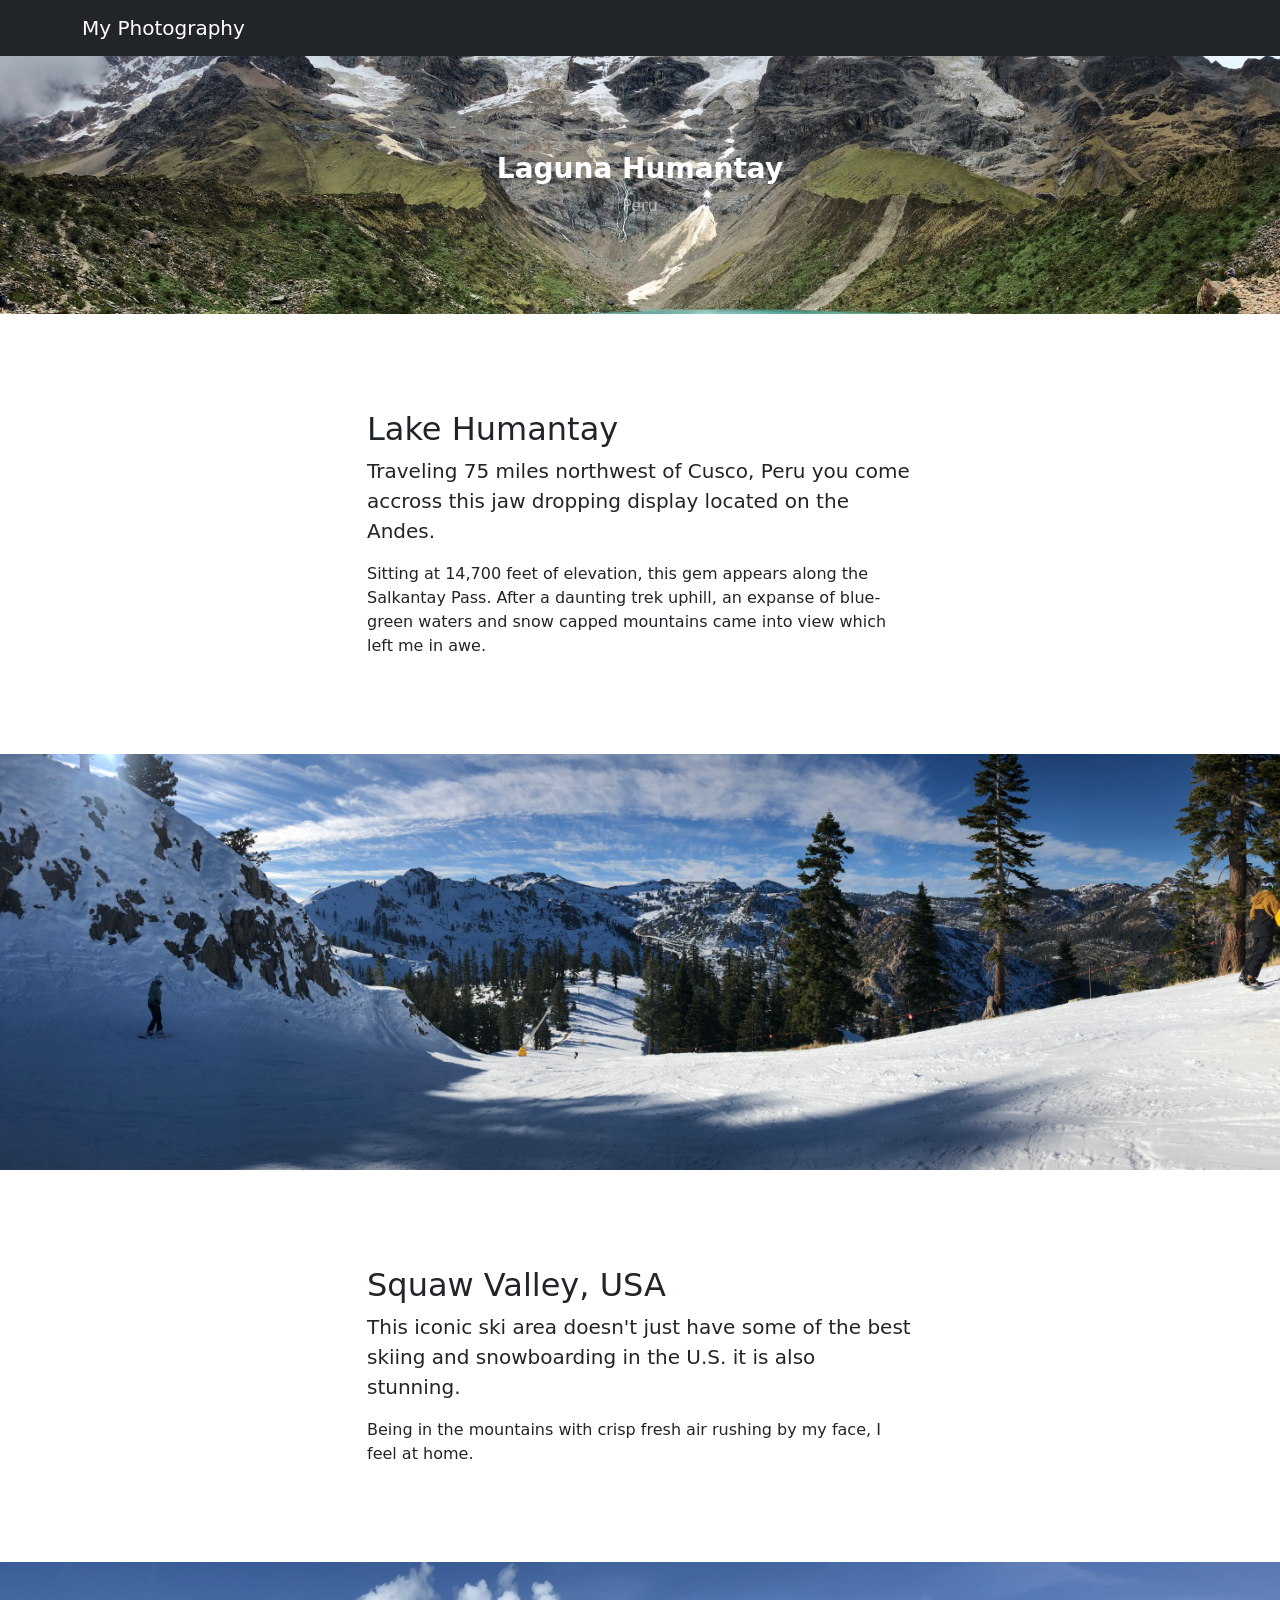
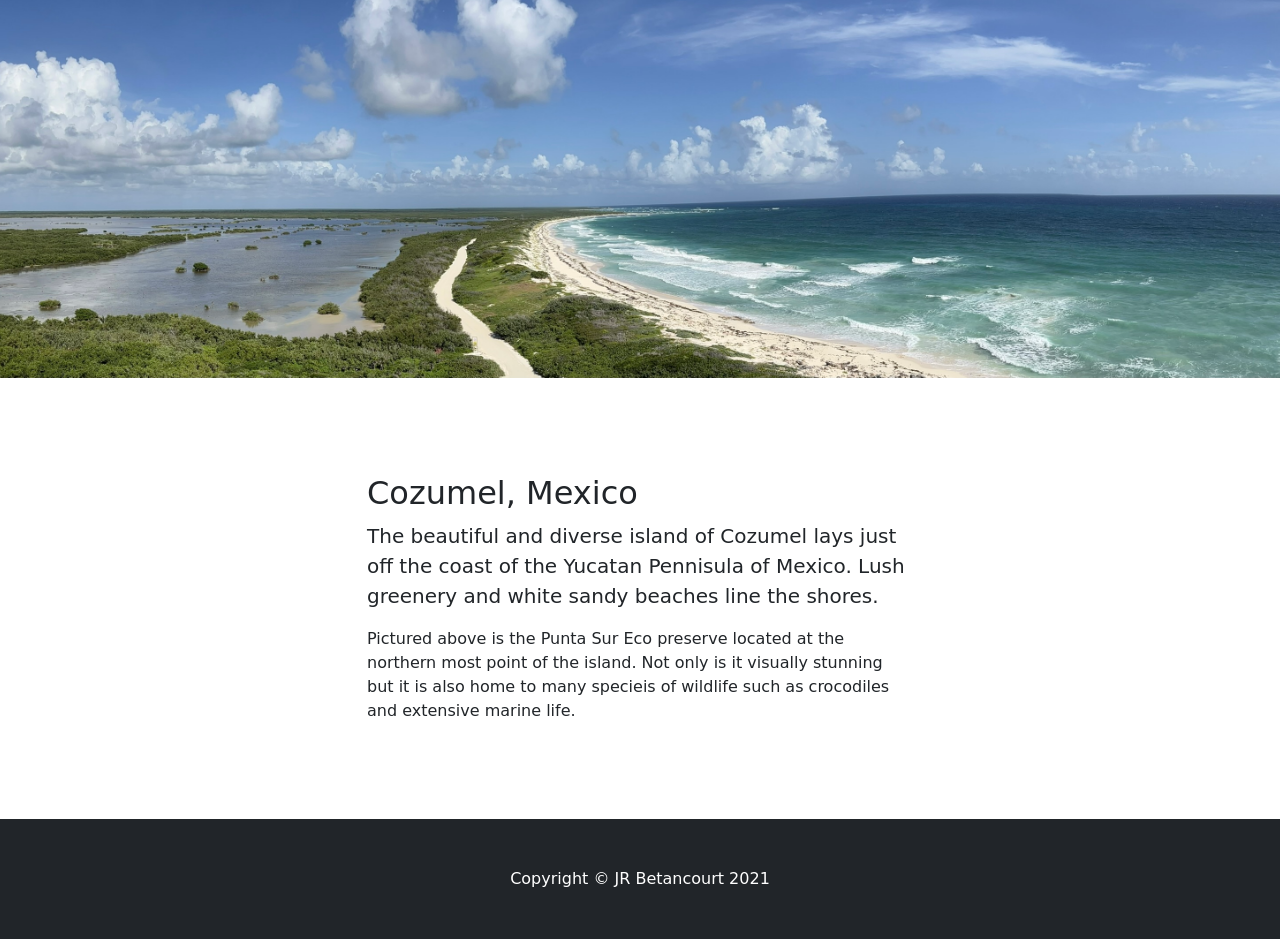
<file: jrbj/adventure.html>
<!DOCTYPE html>
<html lang="en">
    <head>
        <meta charset="utf-8" />
        <meta name="viewport" content="width=device-width, initial-scale=1, shrink-to-fit=no" />
        <meta name="description" content="" />
        <meta name="author" content="" />
        <title>Photography</title>
        <!-- Favicon-->
        <link rel="shortcut icon" href="JB2.png" type="image/png">
        <!-- Core theme CSS (includes Bootstrap)-->
        <link href="css/styles.css" rel="stylesheet" />
    </head>
    <body>
        <!-- Responsive navbar-->
        <nav class="navbar navbar-expand-lg navbar-dark bg-dark">
            <div class="container">
                <a class="navbar-brand" href="#!">My Photography</a>
                <button class="navbar-toggler" type="button" data-bs-toggle="collapse" data-bs-target="#navbarSupportedContent" aria-controls="navbarSupportedContent" aria-expanded="false" aria-label="Toggle navigation"><span class="navbar-toggler-icon"></span></button>
                <div class="collapse navbar-collapse" id="navbarSupportedContent">
                    <ul class="navbar-nav ms-auto mb-2 mb-lg-0">
                        <li class="nav-item"><a class="nav-link active" aria-current="page"index.html"></a></li>
                        <li class="nav-item"><a class="nav-link"jrbj/Betancourt Joe - Resume.pdf"></a></li>

                    </ul>
                </div>
            </div>
        </nav>
        <!-- Header - set the background image for the header in the line below-->
        <header class="py-5 bg-image-full" style="background-image: url('53.jpg')">
            <div class="text-center my-5">

                <h1 class="text-white fs-3 fw-bolder">Laguna Humantay</h1>
                <p class="text-white-50 mb-0">Peru</p>
            </div>
        </header>
        <!-- Content section-->
        <section class="py-5">
            <div class="container my-5">
                <div class="row justify-content-center">
                    <div class="col-lg-6">
                        <h2>Lake Humantay</h2>
                        <p class="lead">Traveling 75 miles northwest of Cusco, Peru you come accross this jaw dropping display located on the Andes.</p>
                        <p class="mb-0">Sitting at 14,700 feet of elevation, this gem appears along the Salkantay Pass. After a daunting trek uphill, an expanse of blue-green waters and snow capped mountains came into view which left me in awe.</p>
                    </div>
                </div>
            </div>
        </section>
        <!-- Image element - set the background image for the header in the line below-->
        <div class="py-5 bg-image-full" style="background-image: url('sq.jpg')">
            <!-- Put anything you want here! The spacer below with inline CSS is just for demo purposes!-->
            <div style="height: 20rem"></div>
        </div>
        <!-- Content section-->
        <section class="py-5">
            <div class="container my-5">
                <div class="row justify-content-center">
                    <div class="col-lg-6">
                        <h2>Squaw Valley, USA</h2>
                        <p class="lead">This iconic ski area doesn't just have some of the best skiing and snowboarding in the U.S. it is also stunning.</p>
                        <p class="mb-0">Being in the mountains with crisp fresh air rushing by my face, I feel at home.</p>
                    </div>
                </div>
            </div>
        </section>
                <!-- Image element - set the background image for the header in the line below-->
        <div class="py-5 bg-image-full" style="background-image: url('cozumel.jpg')">
            <!-- Put anything you want here! The spacer below with inline CSS is just for demo purposes!-->
            <div style="height: 20rem"></div>
        </div>
        <!-- Content section-->
        <section class="py-5">
            <div class="container my-5">
                <div class="row justify-content-center">
                    <div class="col-lg-6">
                        <h2>Cozumel, Mexico</h2>
                        <p class="lead">The beautiful and diverse island of Cozumel lays just off the coast of the Yucatan Pennisula of Mexico. Lush greenery and white sandy beaches line the shores. </p>
                        <p class="mb-0">Pictured above is the Punta Sur Eco preserve located at the northern most point of the island. Not only is it visually stunning but it is also home to many specieis of wildlife such as crocodiles and extensive marine life. </p>
                    </div>
                </div>
            </div>
        </section>
        <!-- Footer-->
        <footer class="py-5 bg-dark">
            <div class="container"><p class="m-0 text-center text-white">Copyright &copy; JR Betancourt 2021</p></div>
        </footer>
        <!-- Bootstrap core JS-->
        <script src="https://cdn.jsdelivr.net/npm/bootstrap@5.1.3/dist/js/bootstrap.bundle.min.js"></script>
        <!-- Core theme JS-->
        <script src="js/scripts.js"></script>
    </body>
</html>
</file>
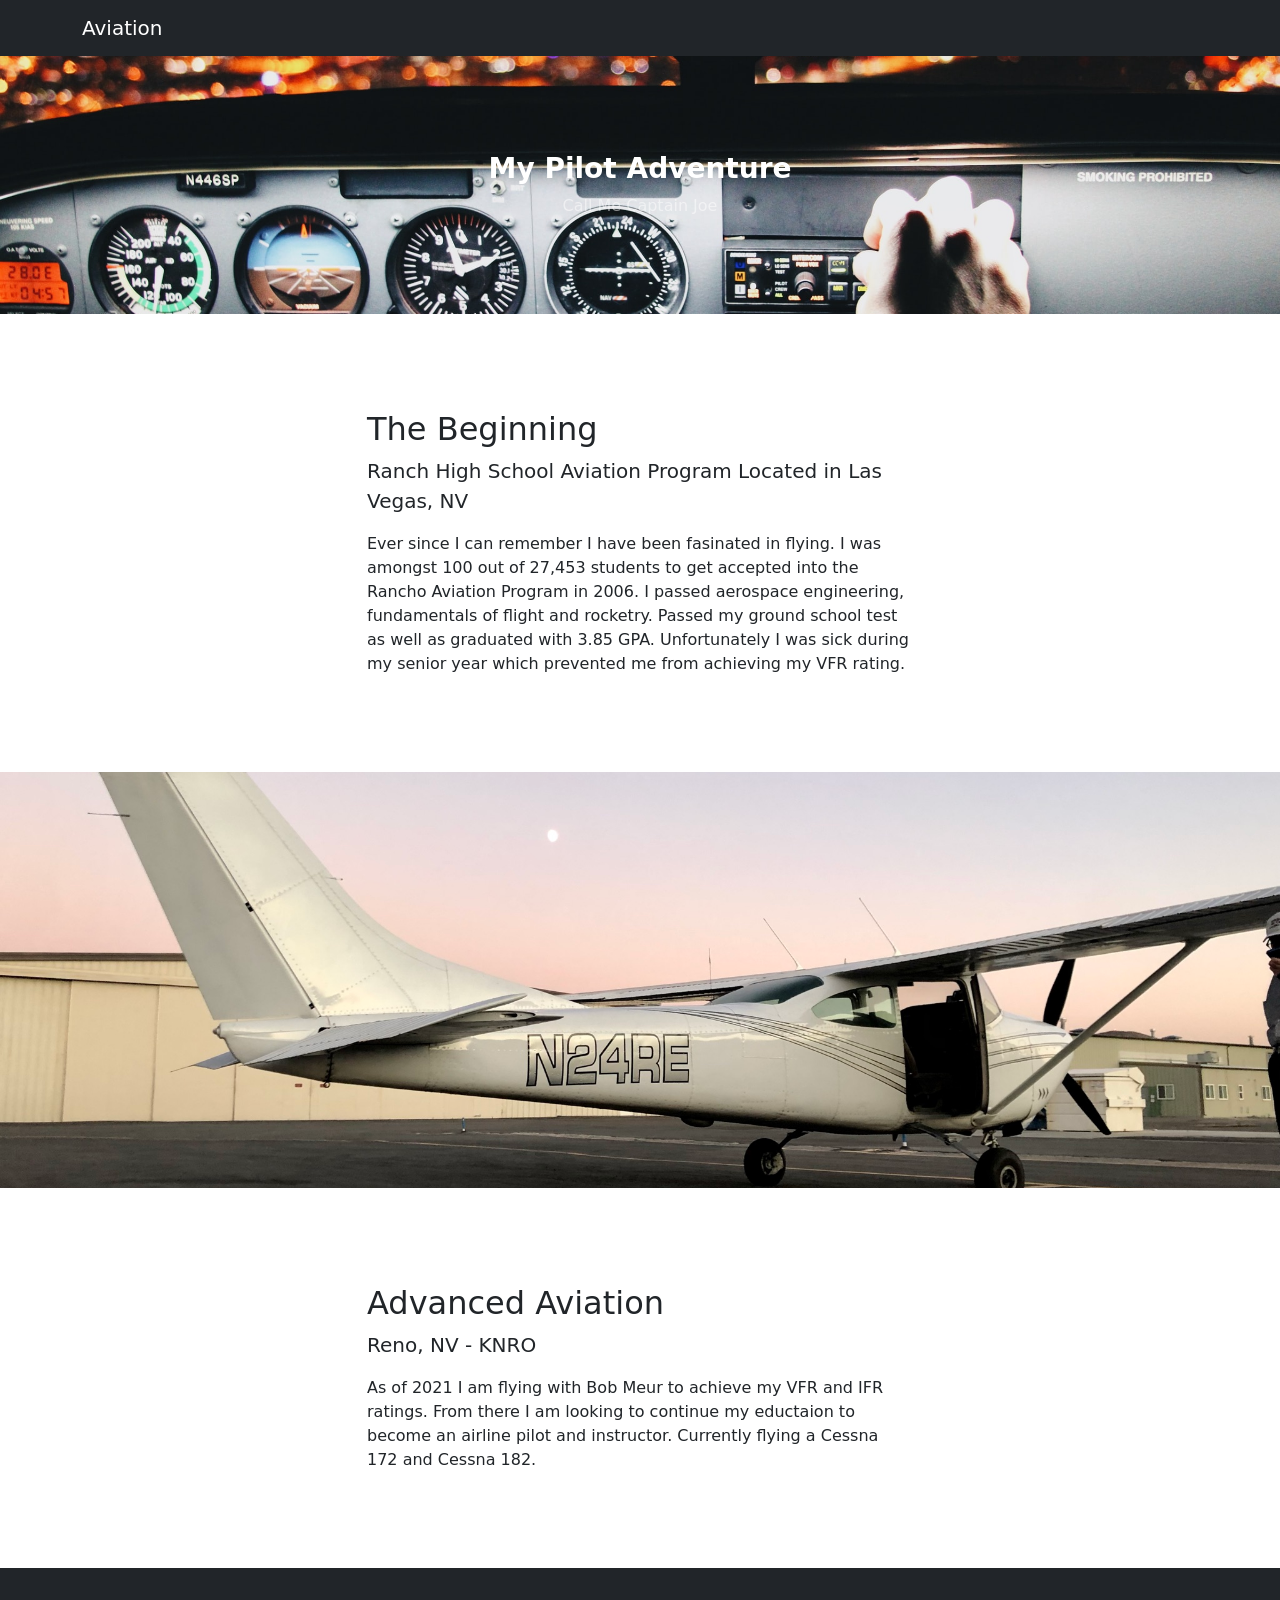
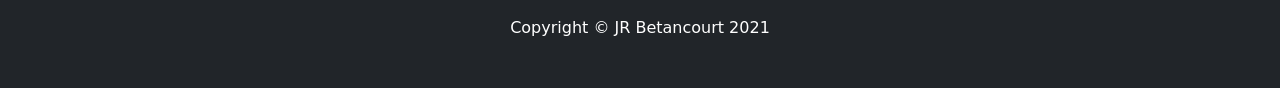
<file: jrbj/Aviation.html>
<!DOCTYPE html>
<html lang="en">
    <head>
        <meta charset="utf-8" />
        <meta name="viewport" content="width=device-width, initial-scale=1, shrink-to-fit=no" />
        <meta name="description" content="" />
        <meta name="author" content="" />
        <title>Aviation</title>
        <!-- Favicon-->
       <link rel="shortcut icon" href="JB2.png" type="image/png">
        <!-- Core theme CSS (includes Bootstrap)-->
        <link href="css/styles.css" rel="stylesheet" />
    </head>
    <body>
        <!-- Responsive navbar-->
        <nav class="navbar navbar-expand-lg navbar-dark bg-dark">
            <div class="container">
                <a class="navbar-brand" href="#!">Aviation</a>
                <button class="navbar-toggler" type="button" data-bs-toggle="collapse" data-bs-target="#navbarSupportedContent" aria-controls="navbarSupportedContent" aria-expanded="false" aria-label="Toggle navigation"><span class="navbar-toggler-icon"></span></button>
                <div class="collapse navbar-collapse" id="navbarSupportedContent">
                    <ul class="navbar-nav ms-auto mb-2 mb-lg-0">
                  

                    </ul>
                </div>
            </div>
        </nav>
        <!-- Header - set the background image for the header in the line below-->
        <header class="py-5 bg-image-full" style="background-image: url('controls.jpg')">
            <div class="text-center my-5">

                <h1 class="text-white fs-3 fw-bolder">My Pilot Adventure</h1>
                <p class="text-white-50 mb-0">Call Me Captain Joe</p>
            </div>
        </header>
        <!-- Content section-->
        <section class="py-5">
            <div class="container my-5">
                <div class="row justify-content-center">
                    <div class="col-lg-6">
                        <h2>The Beginning</h2>
                        <p class="lead">Ranch High School Aviation Program Located in Las Vegas, NV</p>
                        <p class="mb-0">Ever since I can remember I have been fasinated in flying. I was amongst 100 out of 27,453 students to get accepted into the Rancho Aviation Program in 2006. I passed aerospace engineering, fundamentals of flight and rocketry. Passed my ground school test as well as graduated with 3.85 GPA. Unfortunately I was sick during my senior year which prevented me from achieving my VFR rating.</p>
                    </div>
                </div>
            </div>
        </section>
        <!-- Image element - set the background image for the header in the line below-->
        <div class="py-5 bg-image-full" style="background-image: url('plane.jpg')">
            <!-- Put anything you want here! The spacer below with inline CSS is just for demo purposes!-->
            <div style="height: 20rem"></div>
        </div>
        <!-- Content section-->
        <section class="py-5">
            <div class="container my-5">
                <div class="row justify-content-center">
                    <div class="col-lg-6">
                        <h2>Advanced Aviation</h2>
                        <p class="lead">Reno, NV - KNRO </p>
                        <p class="mb-0">As of 2021 I am flying with Bob Meur to achieve my VFR and IFR ratings. From there I am looking to continue my eductaion to become an airline pilot and instructor. Currently flying a Cessna 172 and Cessna 182. </p>
                    </div>
                </div>
            </div>
        </section>
        <!-- Footer-->
        <footer class="py-5 bg-dark">
            <div class="container"><p class="m-0 text-center text-white">Copyright &copy; JR Betancourt 2021</p></div>
        </footer>
        <!-- Bootstrap core JS-->
        <script src="https://cdn.jsdelivr.net/npm/bootstrap@5.1.3/dist/js/bootstrap.bundle.min.js"></script>
        <!-- Core theme JS-->
        <script src="js/scripts.js"></script>
    </body>
</html>
</file>
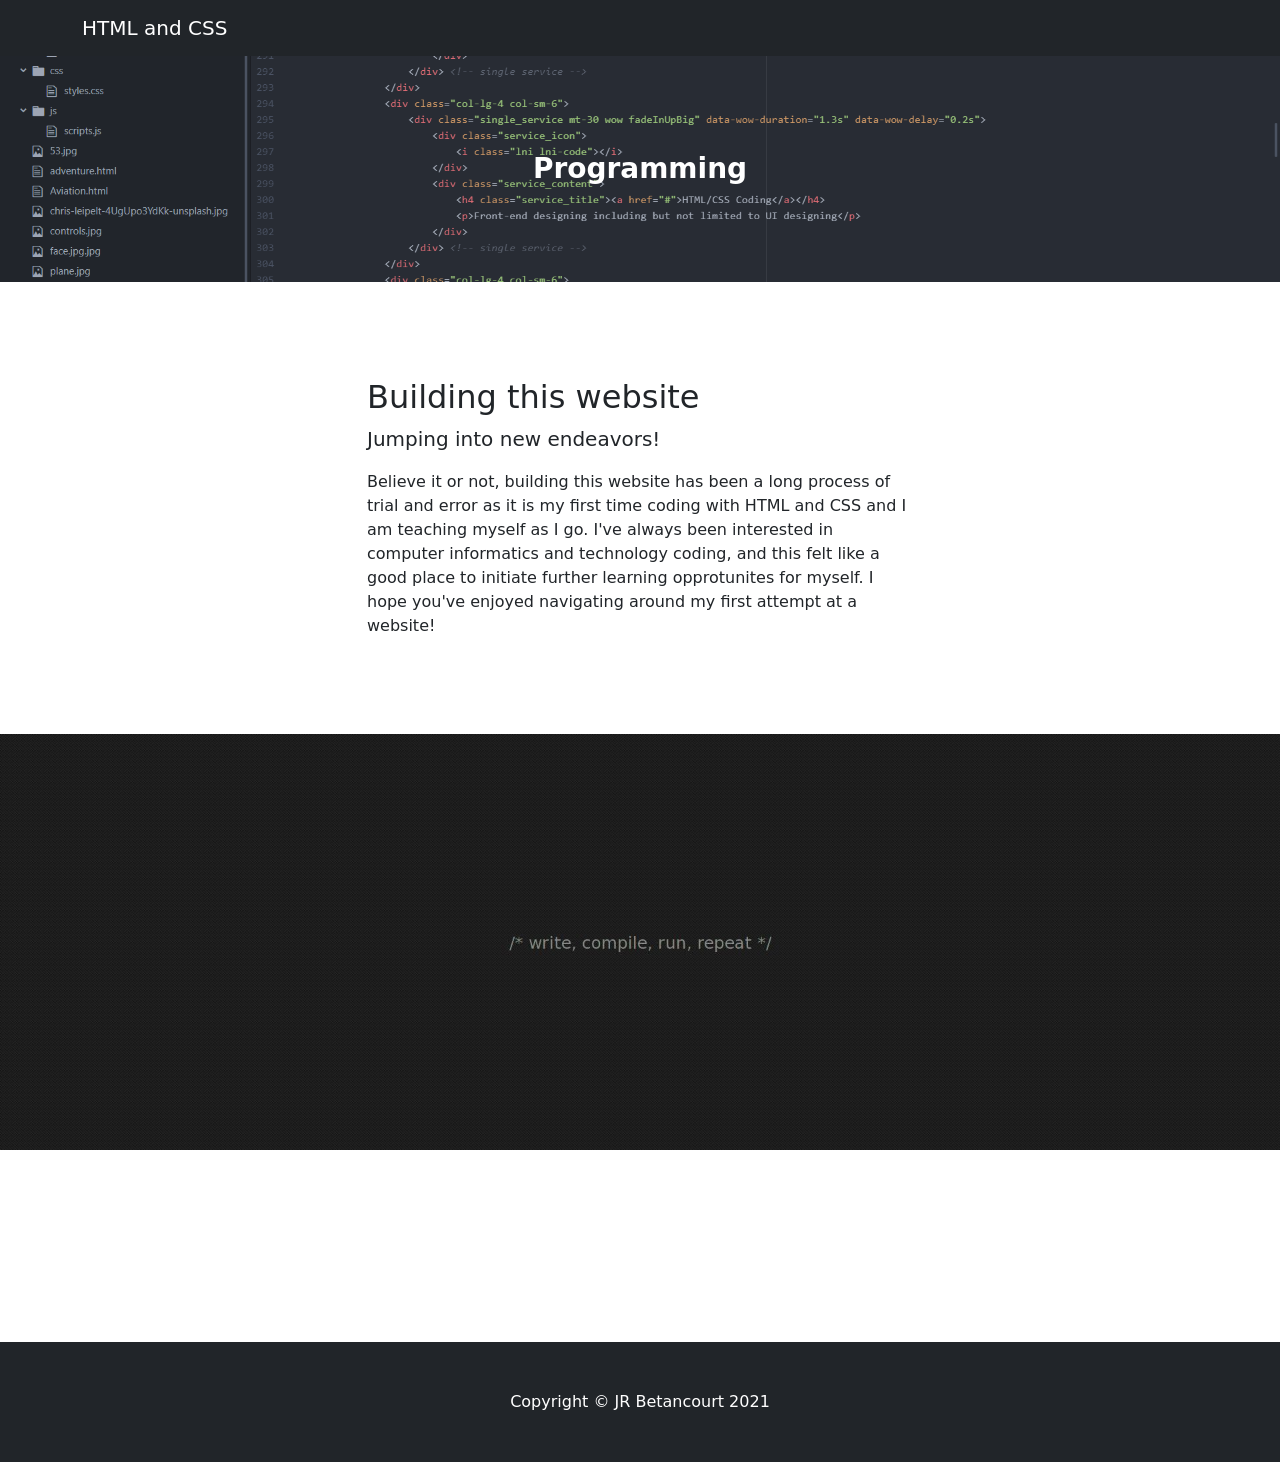
<file: jrbj/HTML CSS.html>
<!DOCTYPE html>
<html lang="en">
    <head>
        <meta charset="utf-8" />
        <meta name="viewport" content="width=device-width, initial-scale=1, shrink-to-fit=no" />
        <meta name="description" content="" />
        <meta name="author" content="" />
        <title>HTML/CSS</title>
        <!-- Favicon-->
        <link rel="shortcut icon" href="JB2.png" type="image/png">
        <!-- Core theme CSS (includes Bootstrap)-->
        <link href="css/styles.css" rel="stylesheet" />
    </head>
    <body>
        <!-- Responsive navbar-->
        <nav class="navbar navbar-expand-lg navbar-dark bg-dark">
            <div class="container">
                <a class="navbar-brand" href="#!">HTML and CSS</a>
                <button class="navbar-toggler" type="button" data-bs-toggle="collapse" data-bs-target="#navbarSupportedContent" aria-controls="navbarSupportedContent" aria-expanded="false" aria-label="Toggle navigation"><span class="navbar-toggler-icon"></span></button>
                <div class="collapse navbar-collapse" id="navbarSupportedContent">
                    <ul class="navbar-nav ms-auto mb-2 mb-lg-0">
                        <li class="nav-item"><a class="nav-link active" aria-current="page"index.html"></a></li>
                        <li class="nav-item"><a class="nav-link"Betancourt Joe - Resume.pdf"></a></li>
                    </ul>
                </div>
            </div>
        </nav>
        <!-- Header - set the background image for the header in the line below-->
        <header class="py-5 bg-image-full" style="background-image: url('html.jpg')">
            <div class="text-center my-5">

                <h1 class="text-white fs-3 fw-bolder">Programming</h1>
                <p class="text-white-50 mb-0"></p>
            </div>
        </header>
        <!-- Content section-->
        <section class="py-5">
            <div class="container my-5">
                <div class="row justify-content-center">
                    <div class="col-lg-6">
                        <h2>Building this website</h2>
                        <p class="lead">Jumping into new endeavors!</p>
                        <p class="mb-0">Believe it or not, building this website has been a long process of trial and error as it is my first time coding with HTML and CSS and I am teaching myself as I go. I've always been interested in computer informatics and technology coding, and this felt like a good place to initiate further learning opprotunites for myself. I hope you've enjoyed navigating around my first attempt at a website!</p>
                    </div>
                </div>
            </div>
        </section>
        <!-- Image element - set the background image for the header in the line below-->
        <div class="py-5 bg-image-full" style="background-image: url('1102023.jpg')">
            <!-- Put anything you want here! The spacer below with inline CSS is just for demo purposes!-->
            <div style="height: 20rem"></div>
        </div>
        <!-- Content section-->
        <section class="py-5">
            <div class="container my-5">
                <div class="row justify-content-center">

                </div>
            </div>
        </section>
        <!-- Footer-->
        <footer class="py-5 bg-dark">
            <div class="container"><p class="m-0 text-center text-white">Copyright &copy; JR Betancourt 2021</p></div>
        </footer>
        <!-- Bootstrap core JS-->
        <script src="https://cdn.jsdelivr.net/npm/bootstrap@5.1.3/dist/js/bootstrap.bundle.min.js"></script>
        <!-- Core theme JS-->
        <script src="js/scripts.js"></script>
    </body>
</html>
</file>
